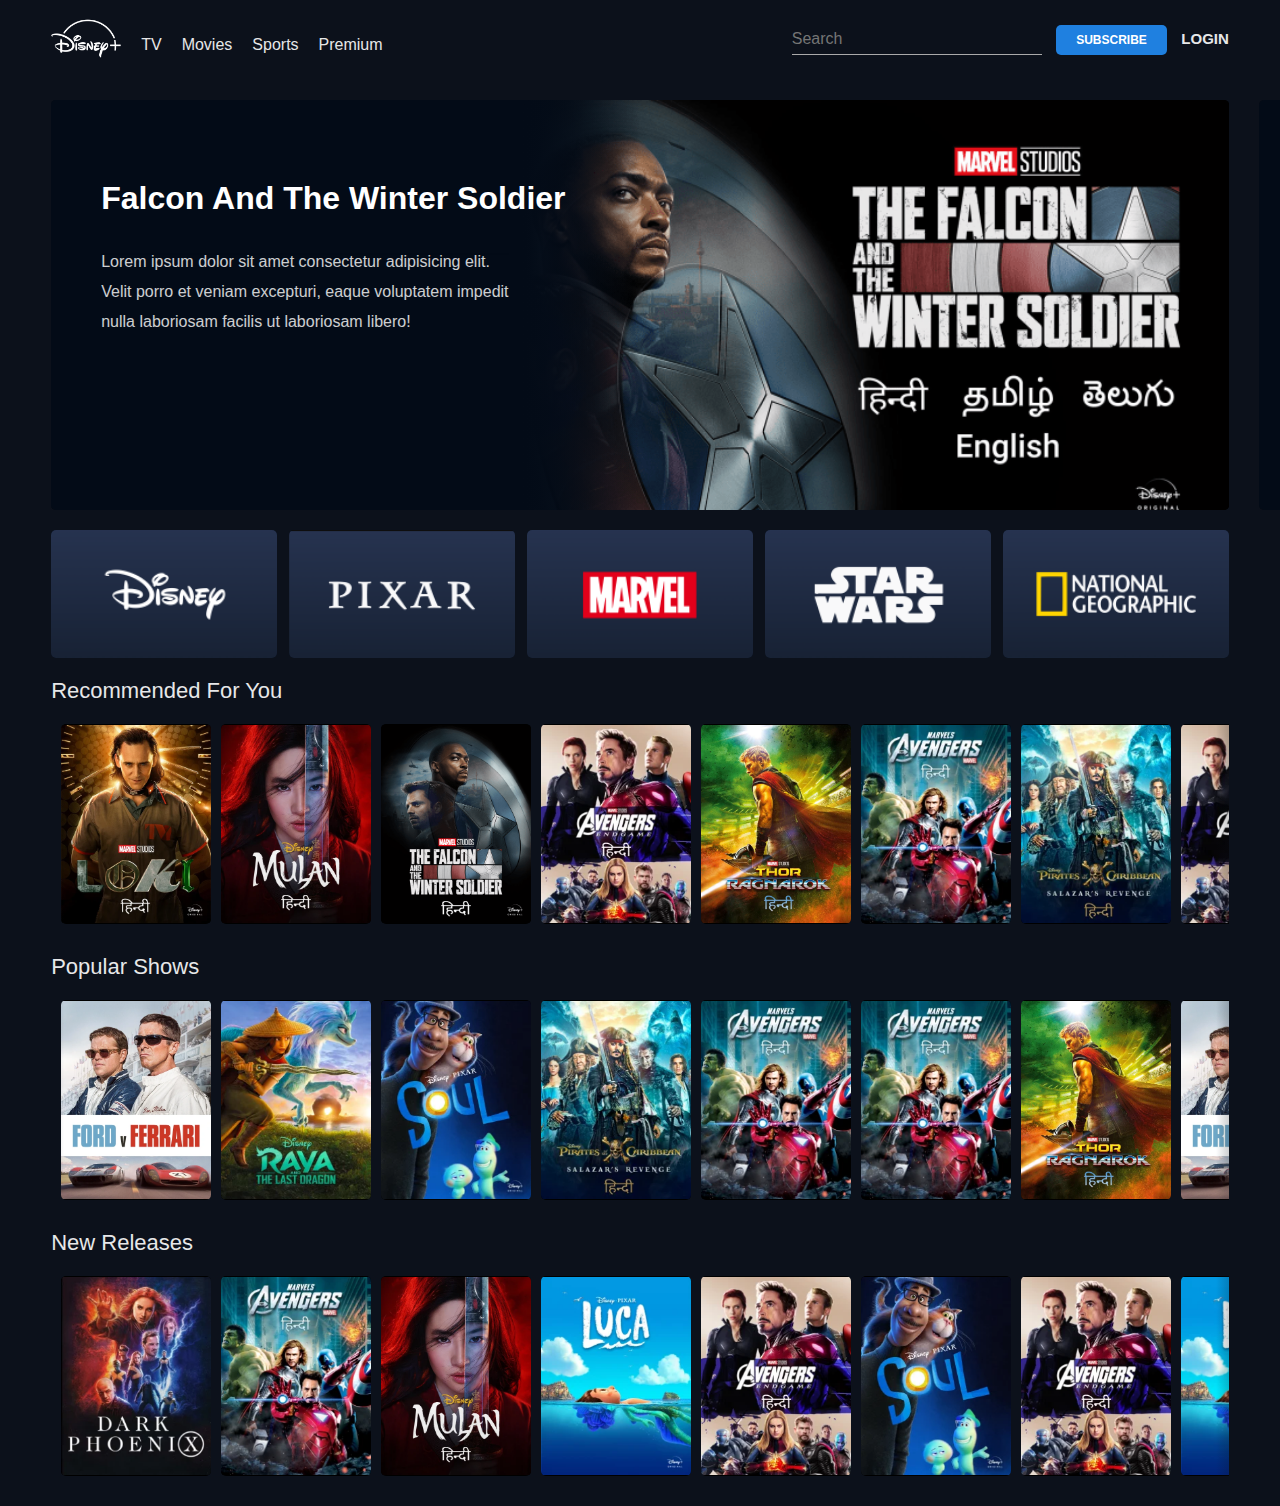
<file: index.html>
<!DOCTYPE html>
<html lang="en">
<head>
    <meta charset="UTF-8">
    <meta http-equiv="X-UA-Compatible" content="IE=edge">
    <meta name="viewport" content="width=device-width, initial-scale=1.0">

    <link rel="stylesheet" href="style.css">

    <title>Disney+ Clone</title>
</head>
<body>
    <nav class="navbar">
        <img src="images/logo.png" class="brand-logo" alt="">
        <ul class="nav-links">
            <li class="nav-items"><a href="#">TV</a></li>
            <li class="nav-items"><a href="#">movies</a></li>
            <li class="nav-items"><a href="#">sports</a></li>
            <li class="nav-items"><a href="#">Premium</a></li>
        </ul>

        <div class="right-container">
            <input type="text" class="search-box" placeholder="search">
            <button class="sub-btn">subscribe</button>
            <a href="#" class="login-link">Login</a>
        </div>
    </nav>

    <div class="carousel-container">
        <div class="carousel">
            <div class="slider">
                <div class="slide-content">
                    <h1 class="movie-title">loki</h1>
                    <p class="movie-des">Lorem ipsum dolor sit amet, consectetur adipisicing elit. Repellendus soluta, quasi in dignissimos saepe, alias nobis magnam vitae sunt voluptas eum necessitatibus delectus dicta qui rem debitis laboriosam.</p>
                </div>
                <img src="images/slider 1.PNG" alt="">
            </div>
        </div>
    </div>

    <div class="video-card-container">
        <div class="video-card">
            <img src="images/disney.PNG" class="video-card-image" alt="">
            <video src="videos/disney.mp4" mute loop class="card-video"></video>
        </div>

        <div class="video-card">
            <img src="images/pixar.PNG" class="video-card-image" alt="">
            <video src="videos/pixar.mp4" mute loop class="card-video"></video>
        </div>

        <div class="video-card">
            <img src="images/marvel.PNG" class="video-card-image" alt="">
            <video src="videos/marvel.mp4" mute loop class="card-video"></video>
        </div>

        <div class="video-card">
            <img src="images/star-wars.PNG" class="video-card-image" alt="">
            <video src="videos/star-war.mp4" mute loop class="card-video"></video>
        </div>

        <div class="video-card">
            <img src="images/geographic.PNG" class="video-card-image" alt="">
            <video src="videos/geographic.mp4" mute loop class="card-video"></video>
        </div>
    </div>

    <h1 class="title">recommended for you</h1>
    <div class="movies-list">
        <button class="pre-btn"><img src="images/pre.png" alt=""></button>
        <button class="nxt-btn"><img src="images/nxt.png" alt=""></button>
        <div class="card-container">

            <div class="card">
                <img src="images/poster 1.png" alt="" class="card-img">
                <div class="card-body">
                    <h2 class="name">movie name</h2>
                    <h6 class="des">Lorem ipsum dolor sit amet consectetur.</h6>
                    <button class="watchlist-btn">add to watchlist</button>
                </div>
            </div>

            <div class="card">
                <img src="images/poster 2.png" alt="" class="card-img">
                <div class="card-body">
                    <h2 class="name">movie name</h2>
                    <h6 class="des">Lorem ipsum dolor sit amet consectetur.</h6>
                    <button class="watchlist-btn">add to watchlist</button>
                </div>
            </div>

            <div class="card">
                <img src="images/poster 3.png" alt="" class="card-img">
                <div class="card-body">
                    <h2 class="name">movie name</h2>
                    <h6 class="des">Lorem ipsum dolor sit amet consectetur.</h6>
                    <button class="watchlist-btn">add to watchlist</button>
                </div>
            </div>

            <div class="card">
                <img src="images/poster 4.png" alt="" class="card-img">
                <div class="card-body">
                    <h2 class="name">movie name</h2>
                    <h6 class="des">Lorem ipsum dolor sit amet consectetur.</h6>
                    <button class="watchlist-btn">add to watchlist</button>
                </div>
            </div>

            <div class="card">
                <img src="images/poster 5.png" alt="" class="card-img">
                <div class="card-body">
                    <h2 class="name">movie name</h2>
                    <h6 class="des">Lorem ipsum dolor sit amet consectetur.</h6>
                    <button class="watchlist-btn">add to watchlist</button>
                </div>
            </div>

            <div class="card">
                <img src="images/poster 6.png" alt="" class="card-img">
                <div class="card-body">
                    <h2 class="name">movie name</h2>
                    <h6 class="des">Lorem ipsum dolor sit amet consectetur.</h6>
                    <button class="watchlist-btn">add to watchlist</button>
                </div>
            </div>

            <div class="card">
                <img src="images/poster 7.png" alt="" class="card-img">
                <div class="card-body">
                    <h2 class="name">movie name</h2>
                    <h6 class="des">Lorem ipsum dolor sit amet consectetur.</h6>
                    <button class="watchlist-btn">add to watchlist</button>
                </div>
            </div>

            <div class="card">
                <img src="images/poster 4.png" alt="" class="card-img">
                <div class="card-body">
                    <h2 class="name">movie name</h2>
                    <h6 class="des">Lorem ipsum dolor sit amet consectetur.</h6>
                    <button class="watchlist-btn">add to watchlist</button>
                </div>
            </div>

            <div class="card">
                <img src="images/poster 1.png" alt="" class="card-img">
                <div class="card-body">
                    <h2 class="name">movie name</h2>
                    <h6 class="des">Lorem ipsum dolor sit amet consectetur.</h6>
                    <button class="watchlist-btn">add to watchlist</button>
                </div>
            </div>

            <div class="card">
                <img src="images/poster 5.png" alt="" class="card-img">
                <div class="card-body">
                    <h2 class="name">movie name</h2>
                    <h6 class="des">Lorem ipsum dolor sit amet consectetur.</h6>
                    <button class="watchlist-btn">add to watchlist</button>
                </div>
            </div>

            <div class="card">
                <img src="images/poster 2.png" alt="" class="card-img">
                <div class="card-body">
                    <h2 class="name">movie name</h2>
                    <h6 class="des">Lorem ipsum dolor sit amet consectetur.</h6>
                    <button class="watchlist-btn">add to watchlist</button>
                </div>
            </div>

        </div>
    </div>

    <!-- Popular Shows -->

    <h1 class="title">Popular Shows</h1>
    <div class="movies-list">
        <button class="pre-btn"><img src="images/pre.png" alt=""></button>
        <button class="nxt-btn"><img src="images/nxt.png" alt=""></button>
        <div class="card-container">

            <div class="card">
                <img src="images/poster 11.png" alt="" class="card-img">
                <div class="card-body">
                    <h2 class="name">movie name</h2>
                    <h6 class="des">Lorem ipsum dolor sit amet consectetur.</h6>
                    <button class="watchlist-btn">add to watchlist</button>
                </div>
            </div>

            <div class="card">
                <img src="images/poster 9.png" alt="" class="card-img">
                <div class="card-body">
                    <h2 class="name">movie name</h2>
                    <h6 class="des">Lorem ipsum dolor sit amet consectetur.</h6>
                    <button class="watchlist-btn">add to watchlist</button>
                </div>
            </div>

            <div class="card">
                <img src="images/poster 8.png" alt="" class="card-img">
                <div class="card-body">
                    <h2 class="name">movie name</h2>
                    <h6 class="des">Lorem ipsum dolor sit amet consectetur.</h6>
                    <button class="watchlist-btn">add to watchlist</button>
                </div>
            </div>

            <div class="card">
                <img src="images/poster 7.png" alt="" class="card-img">
                <div class="card-body">
                    <h2 class="name">movie name</h2>
                    <h6 class="des">Lorem ipsum dolor sit amet consectetur.</h6>
                    <button class="watchlist-btn">add to watchlist</button>
                </div>
            </div>

            <div class="card">
                <img src="images/poster 6.png" alt="" class="card-img">
                <div class="card-body">
                    <h2 class="name">movie name</h2>
                    <h6 class="des">Lorem ipsum dolor sit amet consectetur.</h6>
                    <button class="watchlist-btn">add to watchlist</button>
                </div>
            </div>

            <div class="card">
                <img src="images/poster 6.png" alt="" class="card-img">
                <div class="card-body">
                    <h2 class="name">movie name</h2>
                    <h6 class="des">Lorem ipsum dolor sit amet consectetur.</h6>
                    <button class="watchlist-btn">add to watchlist</button>
                </div>
            </div>

            <div class="card">
                <img src="images/poster 5.png" alt="" class="card-img">
                <div class="card-body">
                    <h2 class="name">movie name</h2>
                    <h6 class="des">Lorem ipsum dolor sit amet consectetur.</h6>
                    <button class="watchlist-btn">add to watchlist</button>
                </div>
            </div>

            <div class="card">
                <img src="images/poster 11.png" alt="" class="card-img">
                <div class="card-body">
                    <h2 class="name">movie name</h2>
                    <h6 class="des">Lorem ipsum dolor sit amet consectetur.</h6>
                    <button class="watchlist-btn">add to watchlist</button>
                </div>
            </div>

            <div class="card">
                <img src="images/poster 9.png" alt="" class="card-img">
                <div class="card-body">
                    <h2 class="name">movie name</h2>
                    <h6 class="des">Lorem ipsum dolor sit amet consectetur.</h6>
                    <button class="watchlist-btn">add to watchlist</button>
                </div>
            </div>

            <div class="card">
                <img src="images/poster 7.png" alt="" class="card-img">
                <div class="card-body">
                    <h2 class="name">movie name</h2>
                    <h6 class="des">Lorem ipsum dolor sit amet consectetur.</h6>
                    <button class="watchlist-btn">add to watchlist</button>
                </div>
            </div>

            <div class="card">
                <img src="images/poster 5.png" alt="" class="card-img">
                <div class="card-body">
                    <h2 class="name">movie name</h2>
                    <h6 class="des">Lorem ipsum dolor sit amet consectetur.</h6>
                    <button class="watchlist-btn">add to watchlist</button>
                </div>
            </div>

        </div>
    </div>

    <!-- New Releases -->
    <h1 class="title">New Releases</h1>
    <div class="movies-list">
        <button class="pre-btn"><img src="images/pre.png" alt=""></button>
        <button class="nxt-btn"><img src="images/nxt.png" alt=""></button>
        <div class="card-container">

            <div class="card">
                <img src="images/poster 12.png" alt="" class="card-img">
                <div class="card-body">
                    <h2 class="name">movie name</h2>
                    <h6 class="des">Lorem ipsum dolor sit amet consectetur.</h6>
                    <button class="watchlist-btn">add to watchlist</button>
                </div>
            </div>

            <div class="card">
                <img src="images/poster 6.png" alt="" class="card-img">
                <div class="card-body">
                    <h2 class="name">movie name</h2>
                    <h6 class="des">Lorem ipsum dolor sit amet consectetur.</h6>
                    <button class="watchlist-btn">add to watchlist</button>
                </div>
            </div>

            <div class="card">
                <img src="images/poster 2.png" alt="" class="card-img">
                <div class="card-body">
                    <h2 class="name">movie name</h2>
                    <h6 class="des">Lorem ipsum dolor sit amet consectetur.</h6>
                    <button class="watchlist-btn">add to watchlist</button>
                </div>
            </div>

            <div class="card">
                <img src="images/poster 10.png" alt="" class="card-img">
                <div class="card-body">
                    <h2 class="name">movie name</h2>
                    <h6 class="des">Lorem ipsum dolor sit amet consectetur.</h6>
                    <button class="watchlist-btn">add to watchlist</button>
                </div>
            </div>

            <div class="card">
                <img src="images/poster 4.png" alt="" class="card-img">
                <div class="card-body">
                    <h2 class="name">movie name</h2>
                    <h6 class="des">Lorem ipsum dolor sit amet consectetur.</h6>
                    <button class="watchlist-btn">add to watchlist</button>
                </div>
            </div>

            <div class="card">
                <img src="images/poster 8.png" alt="" class="card-img">
                <div class="card-body">
                    <h2 class="name">movie name</h2>
                    <h6 class="des">Lorem ipsum dolor sit amet consectetur.</h6>
                    <button class="watchlist-btn">add to watchlist</button>
                </div>
            </div>

            <div class="card">
                <img src="images/poster 4.png" alt="" class="card-img">
                <div class="card-body">
                    <h2 class="name">movie name</h2>
                    <h6 class="des">Lorem ipsum dolor sit amet consectetur.</h6>
                    <button class="watchlist-btn">add to watchlist</button>
                </div>
            </div>

            <div class="card">
                <img src="images/poster 10.png" alt="" class="card-img">
                <div class="card-body">
                    <h2 class="name">movie name</h2>
                    <h6 class="des">Lorem ipsum dolor sit amet consectetur.</h6>
                    <button class="watchlist-btn">add to watchlist</button>
                </div>
            </div>

            <div class="card">
                <img src="images/poster 4.png" alt="" class="card-img">
                <div class="card-body">
                    <h2 class="name">movie name</h2>
                    <h6 class="des">Lorem ipsum dolor sit amet consectetur.</h6>
                    <button class="watchlist-btn">add to watchlist</button>
                </div>
            </div>
            <div class="card">
                <img src="images/poster 6.png" alt="" class="card-img">
                <div class="card-body">
                    <h2 class="name">movie name</h2>
                    <h6 class="des">Lorem ipsum dolor sit amet consectetur.</h6>
                    <button class="watchlist-btn">add to watchlist</button>
                </div>
            </div>

            <div class="card">
                <img src="images/poster 8.png" alt="" class="card-img">
                <div class="card-body">
                    <h2 class="name">movie name</h2>
                    <h6 class="des">Lorem ipsum dolor sit amet consectetur.</h6>
                    <button class="watchlist-btn">add to watchlist</button>
                </div>
            </div>

            <div class="card">
                <img src="images/poster 5.png" alt="" class="card-img">
                <div class="card-body">
                    <h2 class="name">movie name</h2>
                    <h6 class="des">Lorem ipsum dolor sit amet consectetur.</h6>
                    <button class="watchlist-btn">add to watchlist</button>
                </div>
            </div>

        </div>
    </div>

    <script src="data.js"></script>
    <script src="app.js"></script>
</body>
</html>
</file>
<file: style.css>
* {
    margin: 0;
    padding: 0;
    box-sizing: border-box;
}
body {
    width: 100%;
    background: #0c111b;
    position: relative;
    font-family: roboto, sans-serif;
}

.navbar {
    width: 100%;
    height: 80px;
    position: fixed;
    top: 0;
    left: 0;
    padding: 0 4%;
    background: #0c111b;
    z-index: 9;
    display: flex;
    align-items: center;
}

.brand-logo {
    height: 70px;
}

.nav-links {
    margin-top: 10px;
    display: flex;
    list-style: none;
}
 .nav-items a {
    text-decoration: none;
    margin-left: 20px;
    text-transform: capitalize;
    color: #fff;
    opacity: 0.9;
 }

 .right-container {
    display: block;
    margin-left: auto;
 }

 .search-box {
    border: none;
    border-bottom: 1px solid #aaa;
    background-color: transparent;
    outline: none;
    height: 30px;
    color: #fff;
    width: 250px;
    text-transform: capitalize;
    font-size: 16px;
    font-weight: 500;
    transition: .5s;
 }

 .search-box:focus {
    width: 400px;
    border-color: #1f80e0;
 }

 .sub-btn {
    background-color: #1f80e0;
    height: 30px;
    padding: 0 20px;
    color: #fff;
    border-radius: 5px;
    border: none;
    outline: none;
    text-transform: uppercase;
    font-weight: 700;
    font-size: 12px;
    margin: 0 10px;
 }

 .login-link {
    color: #fff;
    opacity: 0.9;
    text-transform: uppercase;
    font-size: 15px;
    font-weight: 700;
    text-decoration: none;
 }

 .carousel-container {
    position: relative;
    width: 100%;
    height: 450px;
    padding: 20px 0;
    overflow-x: hidden;
    margin-top: 80px;
 }

 .carousel {
    display: flex;
    width: 92%;
    height: 100%;
    position: relative;
    margin: auto;
 }

 .slider {
    flex: 0 0 auto;
    margin-right: 30px;
    position: relative;
    background: rgba(0, 0, 0, 0.5);
    border-radius: 5px;
    width: 100%;
    height: 100%;
    left: 0;
    transition: 1s;
    overflow: hidden;
 }

 .slider img {
    width: 70%;
    min-height: 100%;
    object-fit: cover;
    display: block;
    margin-left: auto;
 }

 .slide-content {
    position: absolute;
    width: 50%;
    height: 100%;
    z-index: 2;
    background: linear-gradient(to right, #030b17 80%, #0c111b00);
    color: #fff;
 }

 .movie-title {
    padding-left: 50px;
    text-transform: capitalize;
    margin-top: 80px;
 }

 .movie-des {
    width: 80%;
    line-height: 30px;
    padding-left: 50px;
    margin-top: 30px;
    opacity: 0.8;
 }

 .video-card-container {
    position: relative;
    width: 92%;
    margin: auto;
    height: 10vw;
    display: flex;
    margin-bottom: 20px;
    justify-content: space-between;
 }

 .video-card {
    position: relative;
    min-width: calc(100%/5 - 10px);
    width: calc(100%/5 - 10px);
    height: 100%;
    border-radius: 5px;
    overflow: hidden;
    background: #030b17;
 }

 .video-card-image,
 .card-video {
    width: 100%;
    height: 100%;
    object-fit: cover;
 }

 .card-video {
    position: relative;
 }

 .video-card:hover .video-card-image {
    display: none;
 }

 .title {
    color: #fff;
    opacity: 0.9;
    padding-left: 4%;
    text-transform: capitalize;
    font-size: 22px;
    font-weight: 500;
 }

 .movies-list {
    width: 100%;
    height: 220px;
    position: relative;
    margin: 10px 0 20px;
 }

 .card-container {
    position: absolute;
    width: 96%;
    padding-left: 4%;
    height: 220PX;
    display: flex;
    margin: 0 auto;
    align-items: center;
    overflow-x: auto;
    overflow-y: visible;
    scroll-behavior: smooth;
 }

 .card-container::-webkit-scrollbar {
    display: none;
 }

 .card {
    position: relative;
    min-width: 150px;
    width: 150px;
    height: 200px;
    border-radius: 5px;
    overflow: hidden;
    margin-left: 10px;
    transition: .5s;
    background: #000;
 }
 .card:hover {
    transform: scale(1.1);
 }
 .card:hover .card-body {
    opacity: 1;
 }

 .card-img {
    width: 100%;
    height: 100%;
    object-fit: contain;
 }

 .card-body {
    opacity: 0;
    width: 100%;
    height: 100%;
    position: absolute;
    top: 0;
    left: 0;
    z-index: 2;
    background: linear-gradient(to bottom, rgba(4, 8, 15, 0), #192133 90%);
    padding: 10px;
    transition: 0.5s;
 }

 .name {
    color: #fff;
    font-size: 15px;
    font-weight: 500;
    text-transform: capitalize;
    margin-top: 60%;
 }

 .des {
    color: #fff;
    opacity: 0.8;
    margin: 5px 0;
    font-weight: 500;
    font-size: 12px;
 }

 .watchlist-btn {
    position: relative;
    width: 100%;
    text-transform: capitalize;
    background: none;
    border: none;
    font-weight: 500;
    text-align: right;
    color: rgba(255, 255, 255, 0.5);
    margin: 5px 0;
    cursor: pointer;
    padding: 10px 5px;
    border-radius: 5px;
 }

 .watchlist-btn::before {
    content: '';
    position: absolute;
    top: 0;
    left: -5px;
    height: 35px;
    width: 35px;
    background-image: url(images/add.png);
    background-size: cover;
    transform: scale(0.4);
 }

 .watchlist-btn:hover {
    color: #fff;
    background: rgba(255, 255, 255, 0.1);
 }

 .pre-btn,
 .nxt-btn {
    position: absolute;
    top: 0;
    width: 5%;
    height: 100%;
    z-index: 2;
    border: none;
    cursor: pointer;
    outline: none;
 }

 .pre-btn {
    left: 0;
    background: linear-gradient(to right, #0c111b 0%, #0c111b00);
 }

 .nxt-btn {
    right: 0;
    background: linear-gradient(to left, #0c111b 0%, #0c111b00);
 }

 .pre-btn img,
 .nxt-btn img {
    width: 15px;
    height: 20px;
    opacity: 0;
 }
 
 .pre-btn:hover img,
 .nxt-btn:hover img {
    opacity: 1;
 }
</file>
